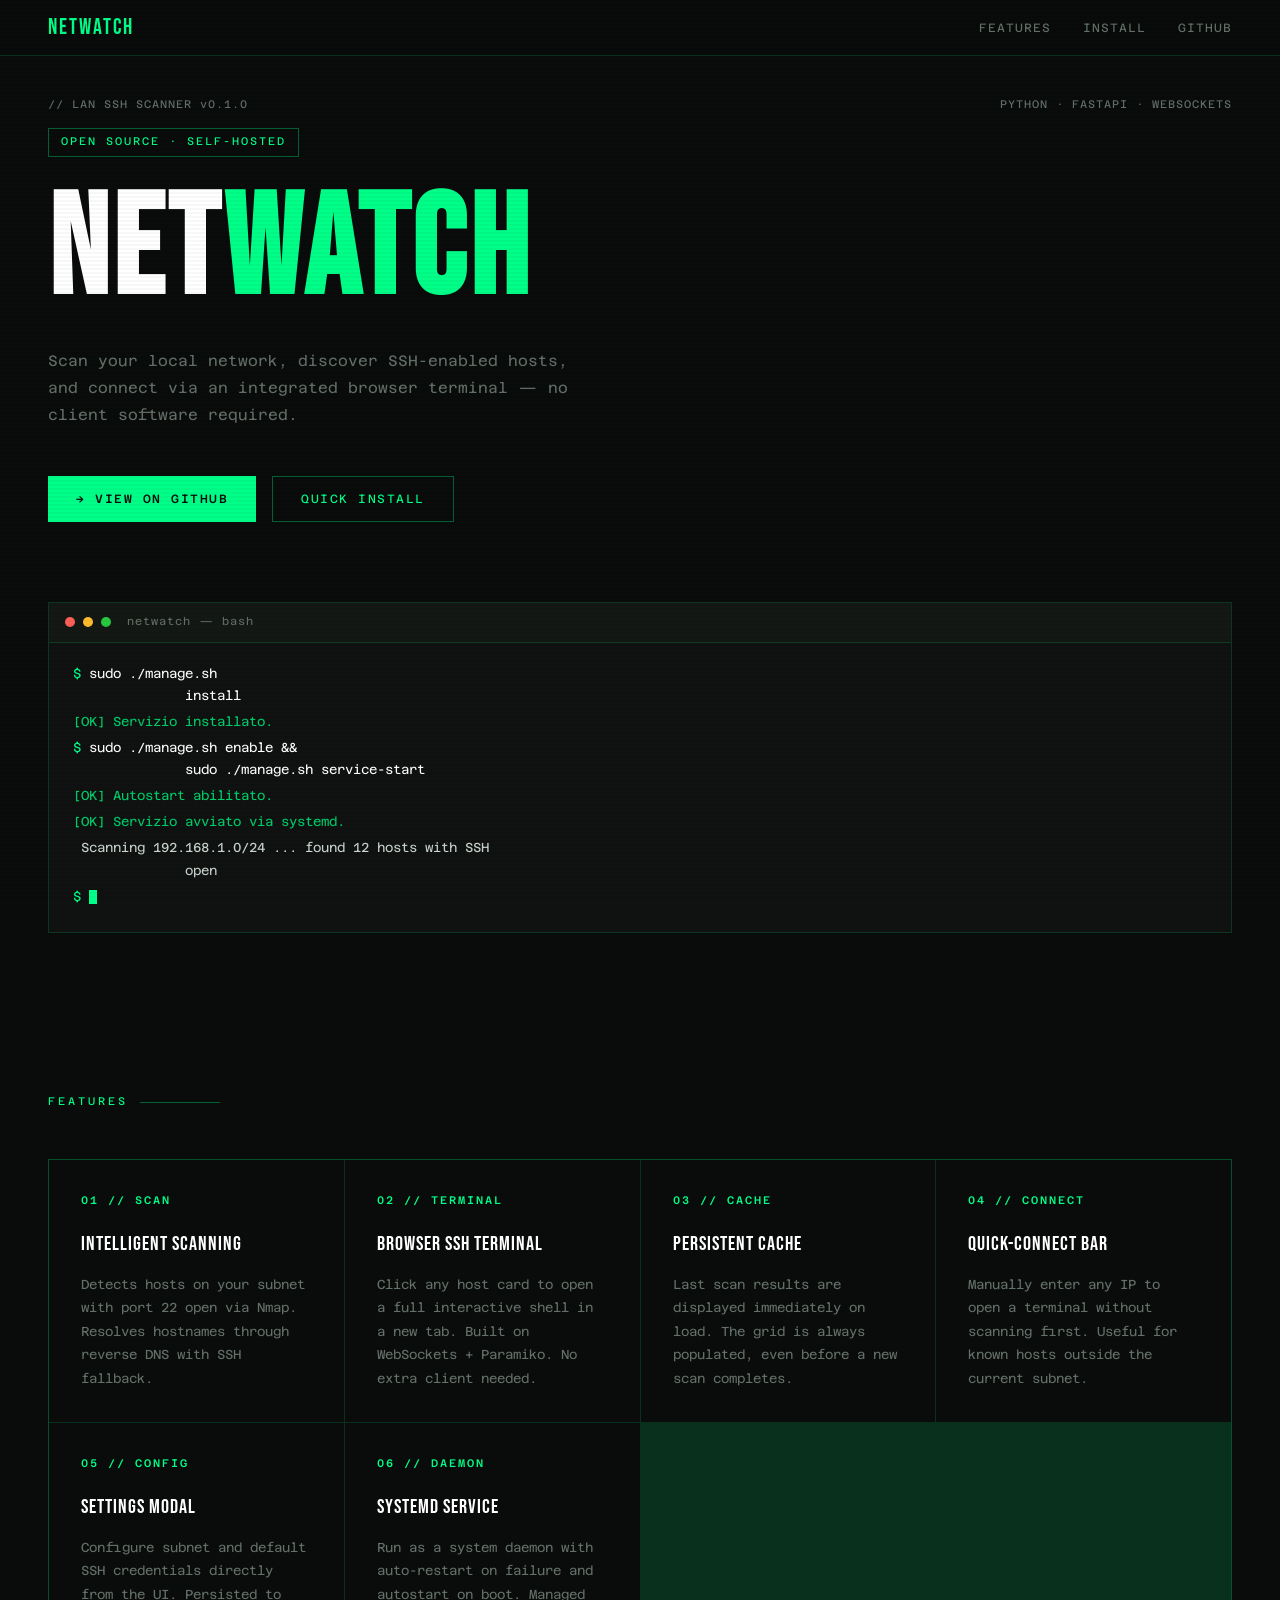
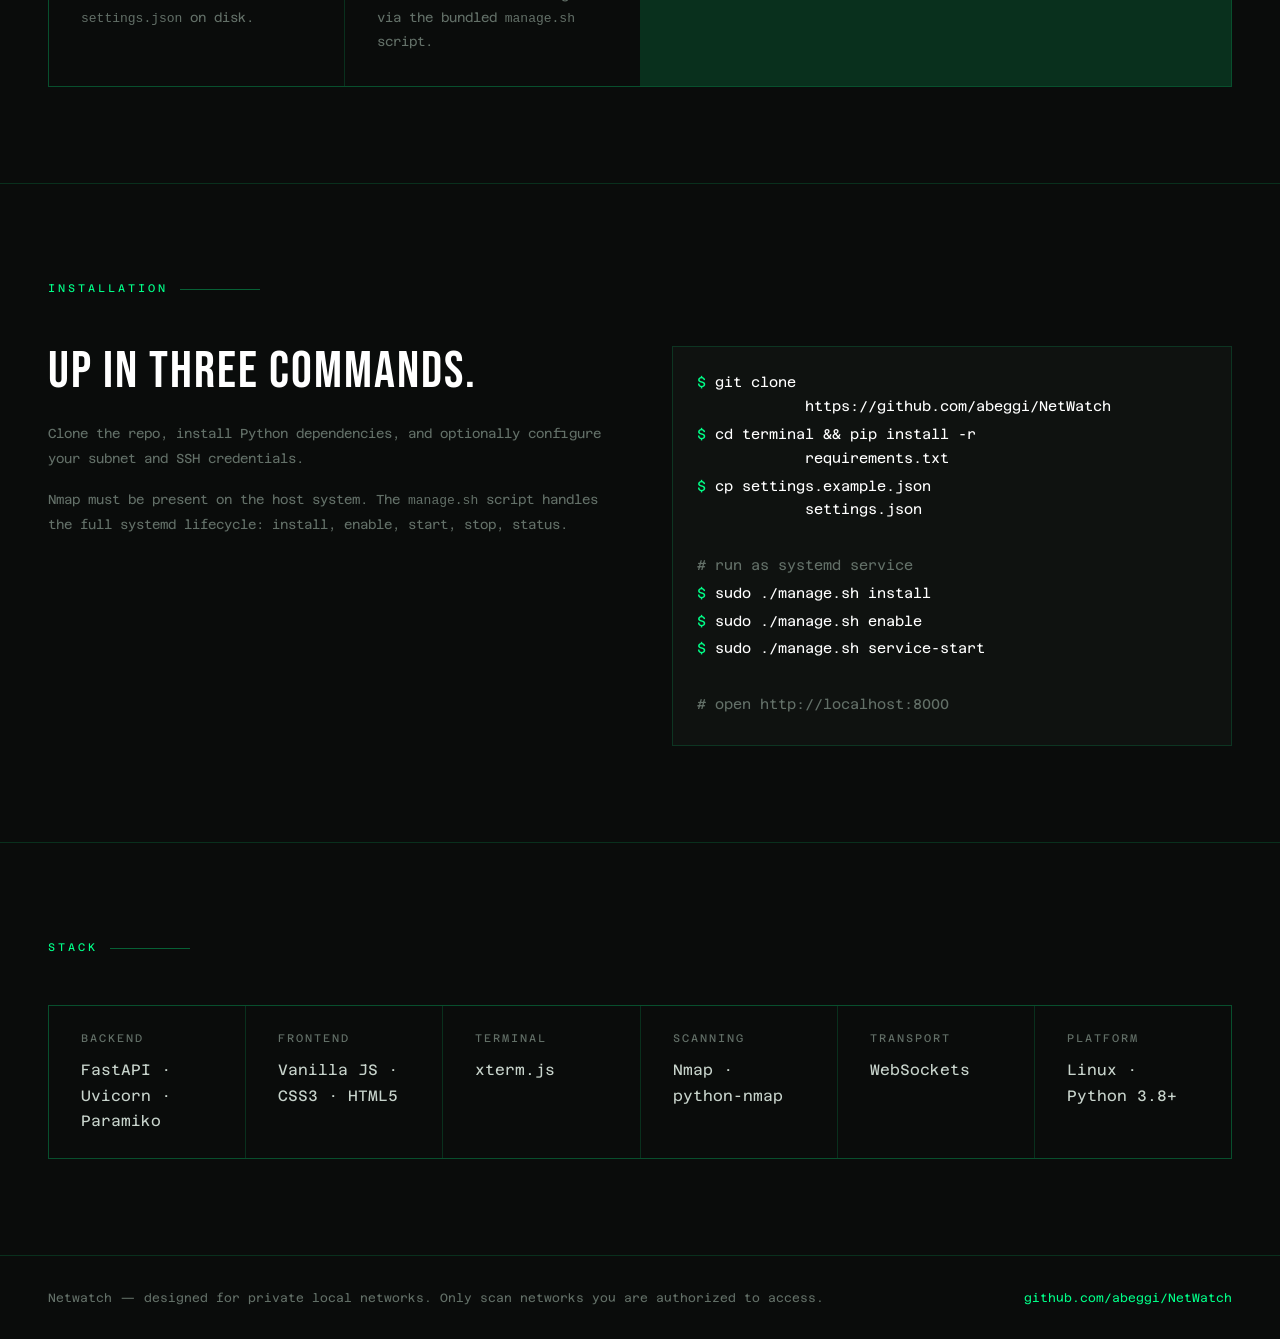
<file: index.html>
<!DOCTYPE html>
<html lang="en">

<head>
  <meta charset="UTF-8">
  <meta name="viewport" content="width=device-width, initial-scale=1.0">
  <title>Netwatch — LAN SSH Scanner</title>
  <link rel="preconnect" href="https://fonts.googleapis.com">
  <link href="https://fonts.googleapis.com/css2?family=Bebas+Neue&family=Azeret+Mono:wght@300;400;500&display=swap"
    rel="stylesheet">
  <style>
    *,
    *::before,
    *::after {
      box-sizing: border-box;
      margin: 0;
      padding: 0;
    }

    :root {
      --green: #00ff88;
      --green-dim: #00cc6a;
      --green-faint: rgba(0, 255, 136, 0.08);
      --green-glow: rgba(0, 255, 136, 0.18);
      --bg: #0a0c0b;
      --bg2: #0f1210;
      --bg3: #141814;
      --border: rgba(0, 255, 136, 0.15);
      --border-bright: rgba(0, 255, 136, 0.35);
      --text: #c8d4cc;
      --text-dim: #637068;
      --font-mono: 'Azeret Mono', monospace;
      --font-display: 'Bebas Neue', sans-serif;
    }

    html {
      scroll-behavior: smooth;
    }

    body {
      background: var(--bg);
      color: var(--text);
      font-family: var(--font-mono);
      font-size: 14px;
      line-height: 1.7;
      overflow-x: hidden;
    }

    /* scanline overlay */
    body::before {
      content: '';
      position: fixed;
      inset: 0;
      background: repeating-linear-gradient(0deg,
          transparent,
          transparent 2px,
          rgba(0, 0, 0, 0.03) 2px,
          rgba(0, 0, 0, 0.03) 4px);
      pointer-events: none;
      z-index: 1000;
    }

    /* ── NAV ── */
    nav {
      position: fixed;
      top: 0;
      left: 0;
      right: 0;
      z-index: 100;
      display: flex;
      align-items: center;
      justify-content: space-between;
      padding: 0 3rem;
      height: 56px;
      background: rgba(10, 12, 11, 0.85);
      backdrop-filter: blur(12px);
      border-bottom: 1px solid var(--border);
    }

    .nav-logo {
      font-family: var(--font-display);
      font-size: 22px;
      letter-spacing: 2px;
      color: var(--green);
      text-decoration: none;
    }

    .nav-links {
      display: flex;
      gap: 2rem;
      list-style: none;
    }

    .nav-links a {
      color: var(--text-dim);
      text-decoration: none;
      font-size: 12px;
      letter-spacing: 1px;
      text-transform: uppercase;
      transition: color 0.2s;
    }

    .nav-links a:hover {
      color: var(--green);
    }

    /* ── HERO ── */
    .hero {
      min-height: 100vh;
      display: flex;
      flex-direction: column;
      justify-content: center;
      padding: 8rem 3rem 4rem;
      position: relative;
      overflow: hidden;
    }

    /* ── TERMINAL MOCKUP ── */
    .terminal-wrap {
      position: relative;
      margin-top: 5rem;
      animation: fadeIn 0.8s 0.4s ease both;
    }

    .terminal {
      background: var(--bg2);
      border: 1px solid var(--border);
      font-size: 13px;
      overflow: hidden;
    }

    .terminal-bar {
      background: var(--bg3);
      border-bottom: 1px solid var(--border);
      padding: 10px 16px;
      display: flex;
      align-items: center;
      gap: 8px;
    }

    .dot {
      width: 10px;
      height: 10px;
      border-radius: 50%;
    }

    .dot-r {
      background: #ff5f57;
    }

    .dot-y {
      background: #febc2e;
    }

    .dot-g {
      background: #28c840;
    }

    .terminal-title {
      margin-left: 8px;
      font-size: 11px;
      color: var(--text-dim);
      letter-spacing: 1px;
    }

    .terminal-body {
      padding: 20px 24px;
    }

    .line {
      display: block;
      margin-bottom: 4px;
      white-space: pre;
    }

    .prompt {
      color: var(--green);
    }

    .cmd {
      color: #fff;
    }

    .out {
      color: var(--text-dim);
    }

    .out-green {
      color: var(--green-dim);
    }

    .out-bright {
      color: var(--text);
    }

    .cursor {
      display: inline-block;
      width: 8px;
      height: 14px;
      background: var(--green);
      vertical-align: middle;
      animation: blink 1s step-end infinite;
    }

    .hero-corner {
      position: absolute;
      font-size: 11px;
      color: var(--text-dim);
      letter-spacing: 1px;
    }

    .hero-corner.tl {
      top: 6rem;
      left: 3rem;
    }

    .hero-corner.tr {
      top: 6rem;
      right: 3rem;
      text-align: right;
    }

    .hero-content {
      position: relative;
      max-width: 900px;
    }

    .hero-tag {
      display: inline-block;
      font-size: 11px;
      letter-spacing: 2px;
      text-transform: uppercase;
      color: var(--green);
      border: 1px solid var(--border-bright);
      padding: 4px 12px;
      margin-bottom: 2rem;
      animation: fadeIn 0.6s ease both;
    }

    h1 {
      font-family: var(--font-display);
      font-size: clamp(64px, 12vw, 140px);
      line-height: 0.9;
      letter-spacing: 4px;
      color: #fff;
      animation: fadeIn 0.6s 0.1s ease both;
    }

    h1 span {
      color: var(--green);
    }

    .hero-sub {
      margin-top: 2rem;
      font-size: 15px;
      color: var(--text-dim);
      max-width: 520px;
      line-height: 1.8;
      animation: fadeIn 0.6s 0.2s ease both;
    }

    .hero-actions {
      display: flex;
      gap: 1rem;
      margin-top: 3rem;
      flex-wrap: wrap;
      animation: fadeIn 0.6s 0.3s ease both;
    }

    .btn {
      display: inline-flex;
      align-items: center;
      gap: 8px;
      padding: 12px 28px;
      font-family: var(--font-mono);
      font-size: 12px;
      letter-spacing: 1.5px;
      text-transform: uppercase;
      text-decoration: none;
      cursor: pointer;
      transition: all 0.2s;
      border: none;
    }

    .btn-primary {
      background: var(--green);
      color: #0a0c0b;
      font-weight: 500;
    }

    .btn-primary:hover {
      background: #fff;
    }

    .btn-secondary {
      background: transparent;
      color: var(--green);
      border: 1px solid var(--border-bright);
    }

    .btn-secondary:hover {
      background: var(--green-faint);
      border-color: var(--green);
    }

    /* ── FEATURES ── */
    section {
      padding: 6rem 3rem;
    }

    .section-label {
      font-size: 11px;
      letter-spacing: 3px;
      text-transform: uppercase;
      color: var(--green);
      margin-bottom: 3rem;
      display: flex;
      align-items: center;
      gap: 12px;
    }

    .section-label::after {
      content: '';
      flex: 1;
      max-width: 80px;
      height: 1px;
      background: var(--border-bright);
    }

    .features-grid {
      display: grid;
      grid-template-columns: repeat(auto-fit, minmax(260px, 1fr));
      gap: 1px;
      background: var(--border);
      border: 1px solid var(--border);
    }

    .feature {
      background: var(--bg);
      padding: 2rem;
      transition: background 0.2s;
    }

    .feature:hover {
      background: var(--green-faint);
    }

    .feature-icon {
      font-size: 11px;
      letter-spacing: 2px;
      color: var(--green);
      margin-bottom: 1rem;
      font-weight: 500;
    }

    .feature h3 {
      font-family: var(--font-display);
      font-size: 20px;
      letter-spacing: 1px;
      color: #fff;
      margin-bottom: 0.75rem;
      font-weight: 400;
    }

    .feature p {
      font-size: 13px;
      color: var(--text-dim);
      line-height: 1.8;
    }

    /* ── INSTALL ── */
    .install-section {
      border-top: 1px solid var(--border);
    }

    .install-grid {
      display: grid;
      grid-template-columns: 1fr 1fr;
      gap: 4rem;
      align-items: start;
    }

    @media (max-width: 768px) {
      .install-grid {
        grid-template-columns: 1fr;
      }

      nav {
        padding: 0 1.5rem;
      }

      section,
      .hero {
        padding-left: 1.5rem;
        padding-right: 1.5rem;
      }

      .nav-links {
        display: none;
      }
    }

    .install-text h2 {
      font-family: var(--font-display);
      font-size: 52px;
      letter-spacing: 2px;
      color: #fff;
      line-height: 1;
      margin-bottom: 1.5rem;
      font-weight: 400;
    }

    .install-text p {
      color: var(--text-dim);
      font-size: 13px;
      line-height: 1.9;
    }

    .install-text p+p {
      margin-top: 1rem;
    }

    .code-block {
      background: var(--bg2);
      border: 1px solid var(--border);
      padding: 1.5rem;
    }

    .code-block .line {
      color: var(--text-dim);
    }

    .code-block .line .prompt {
      color: var(--green);
      user-select: none;
    }

    .code-block .line .cmd {
      color: #fff;
    }

    /* ── STACK ── */
    .stack-section {
      border-top: 1px solid var(--border);
    }

    .stack-list {
      display: flex;
      flex-wrap: wrap;
      gap: 1px;
      background: var(--border);
      border: 1px solid var(--border);
      margin-top: 0;
    }

    .stack-item {
      background: var(--bg);
      padding: 1.5rem 2rem;
      flex: 1;
      min-width: 160px;
    }

    .stack-item .label {
      font-size: 11px;
      letter-spacing: 2px;
      text-transform: uppercase;
      color: var(--text-dim);
      margin-bottom: 0.5rem;
    }

    .stack-item .value {
      font-size: 15px;
      color: var(--text);
    }

    /* ── FOOTER ── */
    footer {
      border-top: 1px solid var(--border);
      padding: 2rem 3rem;
      display: flex;
      justify-content: space-between;
      align-items: center;
      flex-wrap: gap;
      font-size: 12px;
      color: var(--text-dim);
    }

    footer a {
      color: var(--green);
      text-decoration: none;
    }

    footer a:hover {
      text-decoration: underline;
    }

    /* ── ANIMATIONS ── */
    @keyframes fadeIn {
      from {
        opacity: 0;
        transform: translateY(16px);
      }

      to {
        opacity: 1;
        transform: translateY(0);
      }
    }

    @keyframes blink {

      0%,
      100% {
        opacity: 1;
      }

      50% {
        opacity: 0;
      }
    }

    /* ── TYPING ANIMATION ── */
    .typed {
      overflow: hidden;
      white-space: pre;
    }

    .typed-1 {
      animation: type 0.8s 1.0s steps(40) both;
    }

    .typed-2 {
      animation: type 0.6s 1.9s steps(40) both;
    }

    .typed-3 {
      animation: type 0.5s 2.6s steps(40) both;
    }

    .typed-4 {
      animation: type 0.4s 3.2s steps(40) both;
    }

    .typed-5 {
      animation: type 0.4s 3.7s steps(40) both;
    }

    .typed-6 {
      animation: type 0.6s 4.2s steps(40) both;
    }

    .typed-7 {
      animation: type 0.3s 4.9s steps(40) both;
    }

    @keyframes type {
      from {
        max-width: 0;
      }

      to {
        max-width: 100%;
      }
    }
  </style>
</head>

<body>

  <nav>
    <a class="nav-logo" href="#">Netwatch</a>
    <ul class="nav-links">
      <li><a href="#features">Features</a></li>
      <li><a href="#install">Install</a></li>
      <li><a href="https://github.com/abeggi/NetWatch">GitHub</a></li>
    </ul>
  </nav>

  <!-- HERO -->
  <section class="hero">
    <div class="hero-corner tl">// LAN SSH SCANNER v0.1.0</div>
    <div class="hero-corner tr">PYTHON · FASTAPI · WEBSOCKETS</div>

    <div class="hero-content">
      <div class="hero-tag">Open source · Self-hosted</div>
      <h1>NET<span>WATCH</span></h1>
      <p class="hero-sub">
        Scan your local network, discover SSH-enabled hosts, and connect via an integrated browser terminal — no client
        software required.
      </p>
      <div class="hero-actions">
        <a class="btn btn-primary" href="https://github.com/abeggi/NetWatch">→ View on GitHub</a>
        <a class="btn btn-secondary" href="#install">Quick install</a>
      </div>
    </div>

    <div class="terminal-wrap">
      <div class="terminal">
        <div class="terminal-bar">
          <div class="dot dot-r"></div>
          <div class="dot dot-y"></div>
          <div class="dot dot-g"></div>
          <span class="terminal-title">netwatch — bash</span>
        </div>
        <div class="terminal-body">
          <span class="line typed typed-1"><span class="prompt">$ </span><span class="cmd">sudo ./manage.sh
              install</span></span>
          <span class="line typed typed-2"><span class="out-green">[OK] Servizio installato.</span></span>
          <span class="line typed typed-3"><span class="prompt">$ </span><span class="cmd">sudo ./manage.sh enable &&
              sudo ./manage.sh service-start</span></span>
          <span class="line typed typed-4"><span class="out-green">[OK] Autostart abilitato.</span></span>
          <span class="line typed typed-5"><span class="out-green">[OK] Servizio avviato via systemd.</span></span>
          <span class="line typed typed-6"><span class="out-bright"> Scanning 192.168.1.0/24 ... found 12 hosts with SSH
              open</span></span>
          <span class="line typed typed-7"><span class="prompt">$ </span><span class="cursor"></span></span>
        </div>
      </div>
    </div>
  </section>

  <!-- FEATURES -->
  <section id="features">
    <div class="section-label">Features</div>
    <div class="features-grid">
      <div class="feature">
        <div class="feature-icon">01 // SCAN</div>
        <h3>Intelligent scanning</h3>
        <p>Detects hosts on your subnet with port 22 open via Nmap. Resolves hostnames through reverse DNS with SSH
          fallback.</p>
      </div>
      <div class="feature">
        <div class="feature-icon">02 // TERMINAL</div>
        <h3>Browser SSH terminal</h3>
        <p>Click any host card to open a full interactive shell in a new tab. Built on WebSockets + Paramiko. No extra
          client needed.</p>
      </div>
      <div class="feature">
        <div class="feature-icon">03 // CACHE</div>
        <h3>Persistent cache</h3>
        <p>Last scan results are displayed immediately on load. The grid is always populated, even before a new scan
          completes.</p>
      </div>
      <div class="feature">
        <div class="feature-icon">04 // CONNECT</div>
        <h3>Quick-Connect bar</h3>
        <p>Manually enter any IP to open a terminal without scanning first. Useful for known hosts outside the current
          subnet.</p>
      </div>
      <div class="feature">
        <div class="feature-icon">05 // CONFIG</div>
        <h3>Settings modal</h3>
        <p>Configure subnet and default SSH credentials directly from the UI. Persisted to <code>settings.json</code> on
          disk.</p>
      </div>
      <div class="feature">
        <div class="feature-icon">06 // DAEMON</div>
        <h3>systemd service</h3>
        <p>Run as a system daemon with auto-restart on failure and autostart on boot. Managed via the bundled
          <code>manage.sh</code> script.
        </p>
      </div>
    </div>
  </section>

  <!-- INSTALL -->
  <section id="install" class="install-section">
    <div class="section-label">Installation</div>
    <div class="install-grid">
      <div class="install-text">
        <h2>Up in three commands.</h2>
        <p>Clone the repo, install Python dependencies, and optionally configure your subnet and SSH credentials.</p>
        <p>Nmap must be present on the host system. The <code>manage.sh</code> script handles the full systemd
          lifecycle: install, enable, start, stop, status.</p>
      </div>
      <div class="code-block">
        <span class="line"><span class="prompt">$ </span><span class="cmd">git clone
            https://github.com/abeggi/NetWatch</span></span>
        <span class="line"><span class="prompt">$ </span><span class="cmd">cd terminal && pip install -r
            requirements.txt</span></span>
        <span class="line"><span class="prompt">$ </span><span class="cmd">cp settings.example.json
            settings.json</span></span>
        <span class="line out">&nbsp;</span>
        <span class="line out"># run as systemd service</span>
        <span class="line"><span class="prompt">$ </span><span class="cmd">sudo ./manage.sh install</span></span>
        <span class="line"><span class="prompt">$ </span><span class="cmd">sudo ./manage.sh enable</span></span>
        <span class="line"><span class="prompt">$ </span><span class="cmd">sudo ./manage.sh service-start</span></span>
        <span class="line out">&nbsp;</span>
        <span class="line out-green"># open http://localhost:8000</span>
      </div>
    </div>
  </section>

  <!-- STACK -->
  <section class="stack-section">
    <div class="section-label">Stack</div>
    <div class="stack-list">
      <div class="stack-item">
        <div class="label">Backend</div>
        <div class="value">FastAPI · Uvicorn · Paramiko</div>
      </div>
      <div class="stack-item">
        <div class="label">Frontend</div>
        <div class="value">Vanilla JS · CSS3 · HTML5</div>
      </div>
      <div class="stack-item">
        <div class="label">Terminal</div>
        <div class="value">xterm.js</div>
      </div>
      <div class="stack-item">
        <div class="label">Scanning</div>
        <div class="value">Nmap · python-nmap</div>
      </div>
      <div class="stack-item">
        <div class="label">Transport</div>
        <div class="value">WebSockets</div>
      </div>
      <div class="stack-item">
        <div class="label">Platform</div>
        <div class="value">Linux · Python 3.8+</div>
      </div>
    </div>
  </section>

  <!-- FOOTER -->
  <footer>
    <span>Netwatch — designed for private local networks. Only scan networks you are authorized to access.</span>
    <span><a href="https://github.com/abeggi/NetWatch">github.com/abeggi/NetWatch</a></span>
  </footer>

</body>

</html>
</file>
